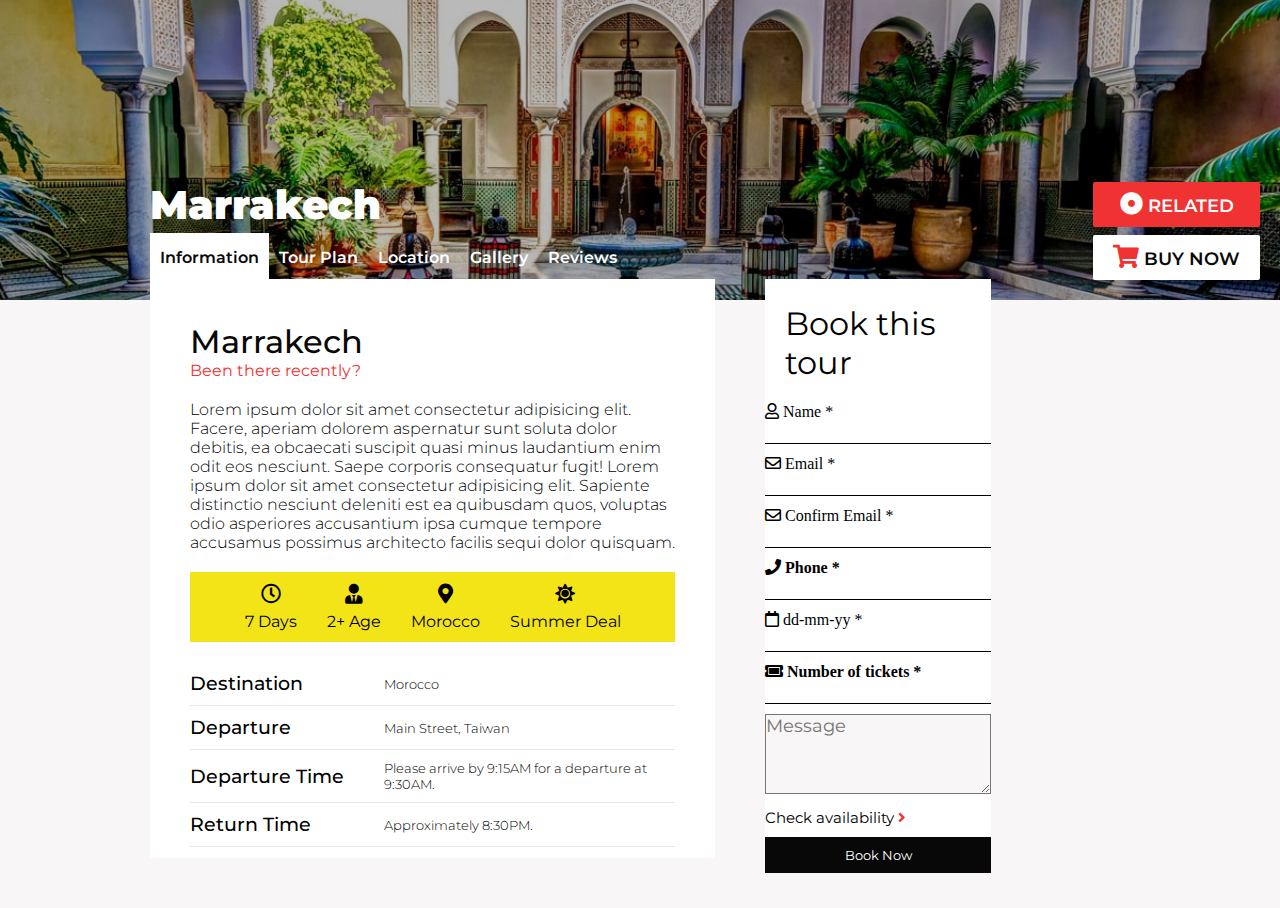
<file: index.html>
<!DOCTYPE html>
<html lang="en">
<head>
  <meta charset="UTF-8">
  <meta http-equiv="X-UA-Compatible" content="IE=edge">
  <meta name="viewport" content="width=device-width, initial-scale=1.0">
  <link rel="stylesheet" href="style/style.css">
  <link rel="stylesheet" href="style/responsive.css">
  <link rel="stylesheet" href="https://use.fontawesome.com/releases/v5.7.2/css/all.css">
  <title>TripWerkz</title>
</head>
<body>

  <!-- banner -->
  <section class="banner">

    <div class="banner_btn">
      <button class="related_btn" > <i class="fas fa-dot-circle"></i> RELATED</button>

      <button class="buynow_btn" ><i class="fas fa-shopping-cart"></i> BUY NOW</button>
    </div>

  </section>

  <!-- INFO & BOOKING -->
  <section class="booking_section">
    <div class="booking_title">
      <h1>Marrakech</h1>
    </div>

    <div class="container">

      <div class="booking_info">

        <div class="nav-menu">
          <ul class="menu">
            <li data-li="information" class="active">Information</li>
            <li data-li="tour-plan">Tour Plan</li>
            <li data-li="location">Location</li>
            <li data-li="gallery">Gallery</li>
            <li data-li="review">Reviews</li>
          </ul>
        </div>


        <div class="content">
          <div id="content_information" class="change information">

            <div class="content_title">
              <h1 class="title">Marrakech</h1>
              <h4 class="sub_title">Been there recently?</h4>

              <p class="info">
                Lorem ipsum dolor sit amet consectetur adipisicing elit. 
                Facere, aperiam dolorem aspernatur sunt soluta dolor debitis, 
                ea obcaecati suscipit quasi minus laudantium enim odit eos nesciunt. 
                Saepe corporis consequatur fugit! 
                Lorem ipsum dolor sit amet consectetur adipisicing elit. 
                Sapiente distinctio nesciunt deleniti est ea quibusdam quos, 
                voluptas odio asperiores accusantium ipsa cumque tempore accusamus 
                possimus architecto facilis sequi dolor quisquam.
              </p>
            </div>

            <div class="content_icon">
              <div class="icon">
                <i class="far fa-clock"></i>
                7 Days
              </div>

              <div class="icon">
                <i class="fas fa-user-tie"></i>
                2+ Age
              </div>

              <div class="icon">
                <i class="fas fa-map-marker-alt"></i>
                Morocco
              </div>

              <div class="icon">
                <i class="fas fa-sun"></i>
                Summer Deal
              </div>

            </div>

            <div class="content_info">

              <div class="Row">
                <div class="title"><h3>Destination</h3></div>
                <div class="sub_title"><h5>Morocco</h5></div>
              </div>

              <div class="Row">
                <div class="title"><h3>Departure</h3></div>
                <div class="sub_title"><h5>Main Street, Taiwan</h5></div>
              </div>

              <div class="Row">
                <div class="title"><h3>Departure Time</h3></div>
                <div class="sub_title"><h5>Please arrive by 9:15AM for a departure at 9:30AM.</h5></div>
              </div>

              <div class="Row">
                <div class="title"><h3>Return Time</h3></div>
                <div class="sub_title"><h5>Approximately 8:30PM.</h5></div>
              </div>

            </div>
          </div>

          <!-- TOUR PLANS -->
          <div id="content_tour-plan" class="change tour-plan">
            <h1>TOUR PLAN</h1>
            <p class="info">
              Lorem ipsum dolor sit amet consectetur adipisicing elit. 
              Facere, aperiam dolorem aspernatur sunt soluta dolor debitis, 
              ea obcaecati suscipit quasi minus laudantium enim odit eos nesciunt. 
              Saepe corporis consequatur fugit! 
              Lorem ipsum dolor sit amet consectetur adipisicing elit. 
              Sapiente distinctio nesciunt deleniti est ea quibusdam quos, 
              voluptas odio asperiores accusantium ipsa cumque tempore accusamus 
              possimus architecto facilis sequi dolor quisquam.
            </p>
          </div>

          <!-- LOCATION -->
          <div id="content_location" class="change location">
            <iframe src="https://www.google.com/maps/embed?pb=!1m18!1m12!1m3!1d108702.95033055132!2d-8.077893334610177!3d31.634748491694122!2m3!1f0!2f0!3f0!3m2!1i1024!2i768!4f13.1!3m3!1m2!1s0xdafee8d96179e51%3A0x5950b6534f87adb8!2sMarrakesh%2C%20Morocco!5e0!3m2!1sen!2sph!4v1616476973430!5m2!1sen!2sph" width="460" height="450" style="border:0;" allowfullscreen="" loading="lazy"></iframe>
          </div>


          <!-- GALLERY -->
          <div id="content_gallery" class="change gallery">
            <div class="galler_image">
              <h1>Djemaa El Fna</h1>
              <img src="/image/img1.svg" alt="">
            </div>

            <div class="galler_image">
              <h1>Medersa Ben Youssef</h1>
              <img src="/image/img2.svg" alt="">
            </div>

          </div>


          <!-- REVIEW -->
          <div id="content_review" class="change review">
            <div class="review">
              <div>
                <img src="image/img3.svg" alt="">
              </div>
              <div class="review_info">
                <p>
                  Travel Review: Even in a country chock full of sublime road-trip scenery, the Tizi-n'Test Pass stands out.
                </p>
                <p class="reveiw-msg">⭐⭐⭐⭐⭐ by traveler Jaime K. <br>
                  This winding mountain road heads south out of Marrakesh down to Taroudant in a dizzying array of switchbacks that may give the wobbles to those who don't like heights. The mountain scenery along the way is simply sumptuous and allows a taste of Morocco's vast and beautifully raw countryside. A road branching off the pass, just past Taliouine, is the start of the high pass into the Draa Valley. 
                </p>
              </div>
            </div>


            <div class="review">
              <div>
                <img src="image/img4.svg" alt="">
              </div>
              <div class="review_info">
                <p>
                  Built in 1565 by the Saadians, the Medersa (madrassa - Islamic school of learning) of Ben Youssef is the largest theological college in Morocco.
                </p>
                <p class="reveiw-msg">
                  ⭐⭐⭐⭐⭐ by traveler Clint W. <br>
                  The warrens of rooms (with student cells that once were home to 900 pupils) are clustered around small internal courtyards in typical Islamic architecture style, but the main internal courtyard is the real highlight here. The fine zellige tiling, stalactite ceilings, cedar-wood detailing, and Kufic inscriptions used as decoration across the courtyard's interior make this medersa one of Morocco's most beautiful buildings and a star medina attraction. 
                </p>
              </div>
            </div>
          </div>

        </div>
      </div>





      <!-- booking form -->
      <div class="booking_form">
        <h1 class="booking_title_form">
          Book this tour
        </h1>
        <form action="">
            <div class="book">
              <div class="icon"><i class="far fa-user"> Name *</i></div>
              <input class="form-control" type="text" required >
            </div>

            <div class="book">
              <div class="icon"><i class="far fa-envelope"> Email *</i></div>
              <input class="form-control" type="email"  required>
            </div>

            <div class="book">
              <div class="icon"><i class="far fa-envelope"> Confirm Email *</i></div>
              <input class="form-control" type="email" required>
            </div>

            <div class="book">
              <div class="icon"><i class="fas fa-phone"> Phone *</i></div>
              <input class="form-control" type="number"  required>
            </div>

            <div class="book">
              <div class="icon"><i class="far fa-calendar"> dd-mm-yy *</i></div>
              <input class="form-control" type="text" required>
            </div>

            <div class="book">
              <div class="icon"><i class="fas fa-ticket-alt"> Number of tickets *</i></div>
              <input class="form-control" type="text" name="name" required>
            </div>

            <textarea class="message" type="email" placeholder="Message"></textarea>

            <p class="check_availability">Check availability <i class="fas fa-angle-right" id="angle" ></i></p>

            <button class="book_btn">Book Now</button>
        </form>
      </div>

        
      </div>

    </div>
    <div class="toggle">
      <div class="top_line"></div>
      <div class="bottom_line"></div>
    </div>
  </section>

  <script src="js/main.js"></script>
  <script>
    const booking_form = document.querySelector('.booking_form');
    document.querySelector('.toggle').onclick = function(){
      this.classList.toggle('active')
      booking_form.classList.toggle('active');
    }
  </script>
  
</body>
</html>
</file>
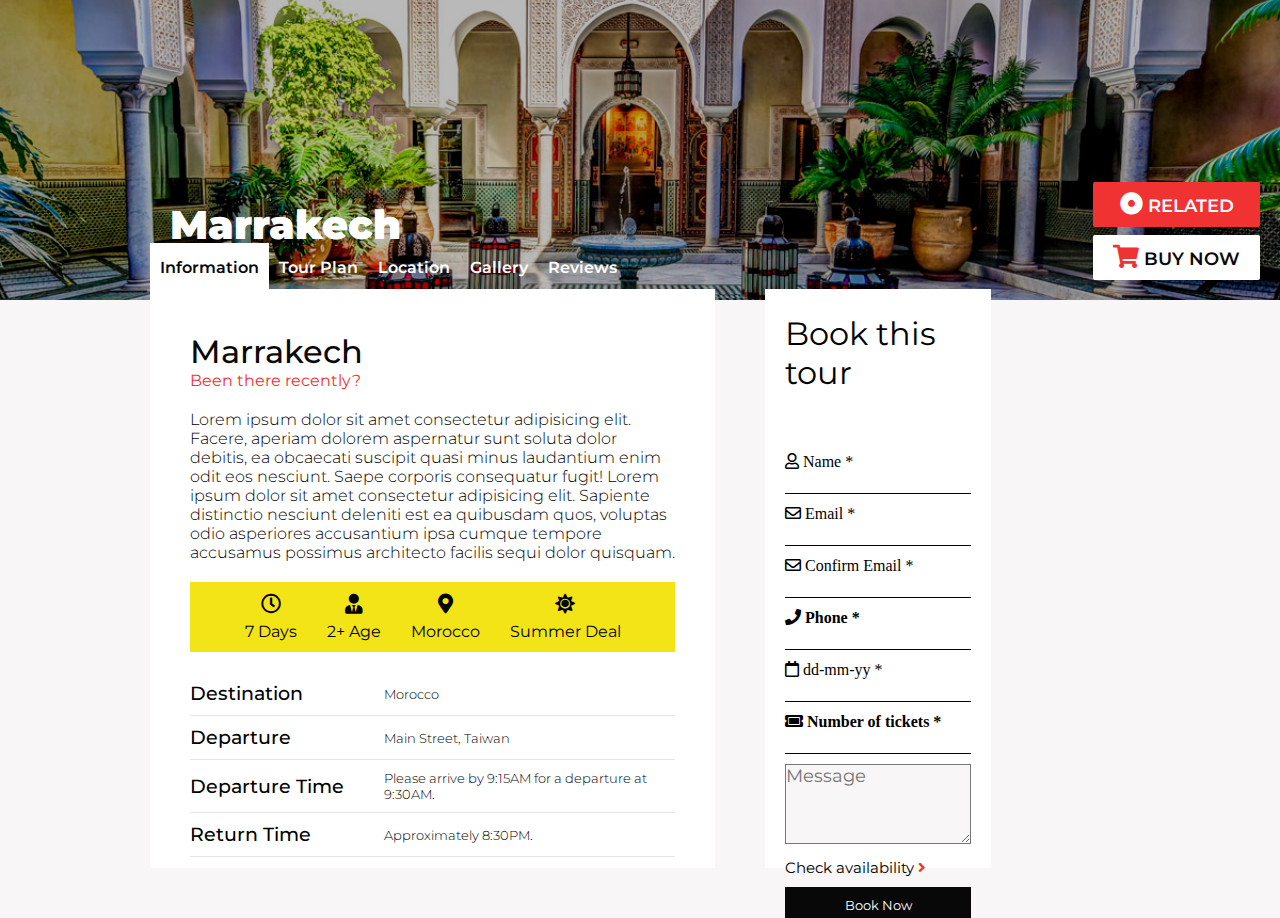
<file: MARRAKECH/index.html>
<!DOCTYPE html>
<html lang="en">
<head>
  <meta charset="UTF-8">
  <meta http-equiv="X-UA-Compatible" content="IE=edge">
  <meta name="viewport" content="width=device-width, initial-scale=1.0">
  <link rel="stylesheet" href="style/style.css">
  <link rel="stylesheet" href="style/responsive.css">
  <link rel="stylesheet" href="https://use.fontawesome.com/releases/v5.7.2/css/all.css">
  <title>TripWerkz</title>
</head>
<body>

  <!-- banner -->
  <section class="banner">

    <div class="banner_btn">
      <button class="related_btn" > <i class="fas fa-dot-circle"></i> RELATED</button>

      <button class="buynow_btn" ><i class="fas fa-shopping-cart"></i> BUY NOW</button>
    </div>

  </section>

  <!-- INFO & BOOKING -->
  <section class="booking_section">
    <div class="booking_title">
      <h1>Marrakech</h1>
    </div>

    <div class="container">

      <div class="booking_info">

        <div class="nav-menu">
          <ul class="menu">
            <li data-li="information" class="active">Information</li>
            <li data-li="tour-plan">Tour Plan</li>
            <li data-li="location">Location</li>
            <li data-li="gallery">Gallery</li>
            <li data-li="review">Reviews</li>
          </ul>
        </div>


        <div class="content">
          <div id="content_information" class="change information">

            <div class="content_title">
              <h1 class="title">Marrakech</h1>
              <h4 class="sub_title">Been there recently?</h4>

              <p class="info">
                Lorem ipsum dolor sit amet consectetur adipisicing elit. 
                Facere, aperiam dolorem aspernatur sunt soluta dolor debitis, 
                ea obcaecati suscipit quasi minus laudantium enim odit eos nesciunt. 
                Saepe corporis consequatur fugit! 
                Lorem ipsum dolor sit amet consectetur adipisicing elit. 
                Sapiente distinctio nesciunt deleniti est ea quibusdam quos, 
                voluptas odio asperiores accusantium ipsa cumque tempore accusamus 
                possimus architecto facilis sequi dolor quisquam.
              </p>
            </div>

            <div class="content_icon">
              <div class="icon">
                <i class="far fa-clock"></i>
                7 Days
              </div>

              <div class="icon">
                <i class="fas fa-user-tie"></i>
                2+ Age
              </div>

              <div class="icon">
                <i class="fas fa-map-marker-alt"></i>
                Morocco
              </div>

              <div class="icon">
                <i class="fas fa-sun"></i>
                Summer Deal
              </div>

            </div>

            <div class="content_info">

              <div class="Row">
                <div class="title"><h3>Destination</h3></div>
                <div class="sub_title"><h5>Morocco</h5></div>
              </div>

              <div class="Row">
                <div class="title"><h3>Departure</h3></div>
                <div class="sub_title"><h5>Main Street, Taiwan</h5></div>
              </div>

              <div class="Row">
                <div class="title"><h3>Departure Time</h3></div>
                <div class="sub_title"><h5>Please arrive by 9:15AM for a departure at 9:30AM.</h5></div>
              </div>

              <div class="Row">
                <div class="title"><h3>Return Time</h3></div>
                <div class="sub_title"><h5>Approximately 8:30PM.</h5></div>
              </div>

            </div>
          </div>

          <!-- TOUR PLANS -->
          <div id="content_tour-plan" class="change tour-plan">
            <h1>TOUR PLAN</h1>
            <p class="info">
              Lorem ipsum dolor sit amet consectetur adipisicing elit. 
              Facere, aperiam dolorem aspernatur sunt soluta dolor debitis, 
              ea obcaecati suscipit quasi minus laudantium enim odit eos nesciunt. 
              Saepe corporis consequatur fugit! 
              Lorem ipsum dolor sit amet consectetur adipisicing elit. 
              Sapiente distinctio nesciunt deleniti est ea quibusdam quos, 
              voluptas odio asperiores accusantium ipsa cumque tempore accusamus 
              possimus architecto facilis sequi dolor quisquam.
            </p>
          </div>

          <!-- LOCATION -->
          <div id="content_location" class="change location">
            <iframe src="https://www.google.com/maps/embed?pb=!1m18!1m12!1m3!1d108702.95033055132!2d-8.077893334610177!3d31.634748491694122!2m3!1f0!2f0!3f0!3m2!1i1024!2i768!4f13.1!3m3!1m2!1s0xdafee8d96179e51%3A0x5950b6534f87adb8!2sMarrakesh%2C%20Morocco!5e0!3m2!1sen!2sph!4v1616476973430!5m2!1sen!2sph" width="460" height="450" style="border:0;" allowfullscreen="" loading="lazy"></iframe>
          </div>


          <!-- GALLERY -->
          <div id="content_gallery" class="change gallery">
            <div class="galler_image">
              <h1>Djemaa El Fna</h1>
              <img src="/image//img1.svg" alt="">
            </div>

            <div class="galler_image">
              <h1>Medersa Ben Youssef</h1>
              <img src="/image/img2.svg" alt="">
            </div>

          </div>


          <!-- REVIEW -->
          <div id="content_review" class="change review">
            <div class="review">
              <div>
                <img src="image/img3.svg" alt="">
              </div>
              <div class="review_info">
                <p>
                  Travel Review: Even in a country chock full of sublime road-trip scenery, the Tizi-n'Test Pass stands out.
                </p>
                <p class="reveiw-msg">⭐⭐⭐⭐⭐ by traveler Jaime K. <br>
                  This winding mountain road heads south out of Marrakesh down to Taroudant in a dizzying array of switchbacks that may give the wobbles to those who don't like heights. The mountain scenery along the way is simply sumptuous and allows a taste of Morocco's vast and beautifully raw countryside. A road branching off the pass, just past Taliouine, is the start of the high pass into the Draa Valley. 
                </p>
              </div>
            </div>


            <div class="review">
              <div>
                <img src="image/img4.svg" alt="">
              </div>
              <div class="review_info">
                <p>
                  Built in 1565 by the Saadians, the Medersa (madrassa - Islamic school of learning) of Ben Youssef is the largest theological college in Morocco.
                </p>
                <p class="reveiw-msg">
                  ⭐⭐⭐⭐⭐ by traveler Clint W. <br>
                  The warrens of rooms (with student cells that once were home to 900 pupils) are clustered around small internal courtyards in typical Islamic architecture style, but the main internal courtyard is the real highlight here. The fine zellige tiling, stalactite ceilings, cedar-wood detailing, and Kufic inscriptions used as decoration across the courtyard's interior make this medersa one of Morocco's most beautiful buildings and a star medina attraction. 
                </p>
              </div>
            </div>
          </div>

        </div>
      </div>





      <!-- booking form -->
      <div class="booking_form">
        <h1 class="booking_title">
          Book this tour
        </h1>
        <div class="booking_container" netlify>
        <form action="">
            <div class="book">
              <div class="icon"><i class="far fa-user"> Name *</i></div>
              <input class="form-control" type="text" required >
            </div>

            <div class="book">
              <div class="icon"><i class="far fa-envelope"> Email *</i></div>
              <input class="form-control" type="email"  required>
            </div>

            <div class="book">
              <div class="icon"><i class="far fa-envelope"> Confirm Email *</i></div>
              <input class="form-control" type="email" required>
            </div>

            <div class="book">
              <div class="icon"><i class="fas fa-phone"> Phone *</i></div>
              <input class="form-control" type="number"  required>
            </div>

            <div class="book">
              <div class="icon"><i class="far fa-calendar"> dd-mm-yy *</i></div>
              <input class="form-control" type="text" required>
            </div>

            <div class="book">
              <div class="icon"><i class="fas fa-ticket-alt"> Number of tickets *</i></div>
              <input class="form-control" type="text" name="name" required>
            </div>

            <textarea class="message" type="email" placeholder="Message"></textarea>

            <p class="check_availability">Check availability <i class="fas fa-angle-right" id="angle" ></i></p>

            <button class="book_btn">Book Now</button>
        </form>
      </div>

        
      </div>

    </div>
    <div class="toggle">
      <div class="top_line"></div>
      <div class="bottom_line"></div>
    </div>
  </section>

  <script src="js/main.js"></script>
  <script>
    const booking_form = document.querySelector('.booking_form');
    document.querySelector('.toggle').onclick = function(){
      this.classList.toggle('active')
      booking_form.classList.toggle('active');
    }
  </script>
  
</body>
</html>
</file>
<file: style/style.css>
@import url('https://fonts.googleapis.com/css2?family=Montserrat:wght@200;400;700;900&display=swap');

:root{
  --dark-color: #080808;
  --light-color: #ffffff;
  --red-color: #f03232;
}
*{
  margin: 0;
  padding: 0;
  box-sizing: border-box;
  font-family: 'Montserrat', sans-serif;
}
body{
  
  scroll-behavior: smooth;
  background: rgba(246, 244, 244, 0.81);
}


.banner{
  background: rgba(0, 0, 0, 0.274) url(../image//banner.jpg);
  background-blend-mode: darken;
  width: 100%;
  height: 300px;
  background-position: center;
  background-repeat: no-repeat;
  background-size: cover;
  margin-bottom: -120px;
  position: relative;
}



.banner_btn{
  display: flex;
  flex-direction: column;
  position: absolute;
  right: 0;
  bottom: 0;
  margin: 20px;
  z-index: 999;
}

.related_btn{
  background: var(--red-color);
  color: var(--light-color);
  font-size: 18px;
  padding: 10px 20px;
  border-radius: 2px;
  font-weight: 600;
  border: none;
  margin-bottom: 8px;
  cursor: pointer;
}
.related_btn i{
  color: var(--light-color);
  font-size: 23px;
}

.buynow_btn{
  background: var(--light-color);
  color: var(--dark-color);
  font-size: 18px;
  padding: 10px 20px;
  border-radius: 2px;
  font-weight: 600;
  border: none;
  cursor: pointer;
}
.buynow_btn i{
  color: var(--red-color);
  font-size: 23px;
}


.booking_section{
  position: absolute;
  width: 100%;
  padding-left: 150px;
  padding-bottom: 50px;
  overflow: hidden;
}

.container{
  display: flex;
}
.booking_title h1{
  color: var(--light-color);
  font-weight: 900;
  font-size: 40px;
  margin-bottom: 50px;
}

.booking_info{
  width: 50%;
  height: 579px;
  margin-right: 50px;
  background: var(--light-color);
}


.nav-menu{
  background: transparent;
  margin-top: -46px;
}
.nav-menu .menu{
  display: flex;
  position: relative;
}
.nav-menu ul li.active{
  background: var(--light-color);
  color: var(--dark-color);
}

.nav-menu ul li{
  display: flex;
  justify-content: center;
  align-items: center;
  list-style: none;
  padding: 15px 10px;
  font-weight: 600;
  color: var(--light-color);
  cursor: pointer;
  z-index: 999;
}


/* INFORMATION CONTENT */
.content_title .title{
  color: var(--dark-color);
  font-weight: 500;
}
.content_title .sub_title{
  color: var(--red-color);
  font-weight: 400;
  margin-bottom: 20px;
}
.content_title .info{
  font-weight: 300;
}
.content{
  height: 100%;
  padding: 40px;
  
  overflow-y: scroll;
}
::-webkit-scrollbar-thumb{
  background: var(--dark-color);
}
::-webkit-scrollbar{
  width: 8px;
}

.content_icon{
  margin: 20px 0;
  height: 70px;
  background: rgb(243, 228, 23);
  display: flex;
  justify-content: center;
  align-items: center;
}
.content_icon .icon{
  display: flex;
  flex-direction: column;
  justify-content: center;
  align-items: center;
  text-align: center;
  margin: 0 15px;
}
.content_icon i{
  font-size: 20px;
  margin-bottom: 8px;
}


.Row{
  width: 100%;
  display: flex;
  justify-content: space-between;
  align-items: center;
  padding: 10px 0;
  border-bottom: 1px solid rgb(235, 228, 228);
}
.content_info .title{
  width: 40%;
}
.content_info .sub_title{
  width: 60%;
}
.content_info .title h3{
  font-weight: 500;
}
.content_info .sub_title h5{
  font-weight: 300;
}


.review{
  margin-bottom: 50px;
}
#content_review .reveiw-msg{
  color: #908e8e;
  margin-top: 10px;
}

#content_tour-plan, #content_location, #content_gallery,#content_review{
  display: none;
}
.galler_image img{
  object-fit: contain;
}




.booking_form{
  width: 20%;
  height: 579px;
  background: var(--light-color);
  display: flex;
  flex-direction: column;
  align-items: center;
  padding-top: 5px;
  position: relative;
}
.booking_form.active{
  display: block;
  right: 50px;
  z-index: 999;
  width: 60%;
  margin-top: -120px;
  position: fixed;
  box-shadow: -2px 3px 4px rgba(0, 0, 0, 0.25);
}

.booking_container form{
  padding: 20px;
}
.booking_title_form{
  font-weight: 400;
  padding: 20px;
}
.book{
  padding-bottom: 10px;
}
.form-control{
  width: 100%;
  border: none;
  outline: none;
  font-size: 18px;
  border-bottom: 1px solid #000;
}
.message{
  background: rgba(246, 244, 244, 0.81);
  width: 100%;
  height: 80px;
  font-size: 18px;
}
.check_availability{
  font-size: 15px;
  padding: 10px 0;
}
#angle{
  color: var(--red-color);
}

.book_btn{
  width: 100%;
  background: var(--dark-color);
  color: var(--light-color);
  padding: 10px 0;
  border: none;
  cursor: pointer;
}




.toggle{
  position: absolute;
  top: calc(50% - 20px);
  right: -10px;
  font-size: 50px;
  cursor: pointer;
  color: var(--red-color);
  /* box-shadow: 0px 1px 4px 1px rgba(0, 0, 0, 0.25); */
  display: none;
}
.toggle::before{
  content: '<';
  color: var(--red-color);
  font-size: 30px;
  font-weight: 900;
  position: absolute;
  left: 11px;
  top: 15px;
}
.toggle.active::before{
  content: '>';
}

.top_line{
  position: absolute;
  right: 30px;
  top: -90px;
  width: 2px;
  background: var(--red-color);
  height: 80px;
}

.bottom_line{
  position: absolute;
  right: 30px;
  bottom: -90px;
  width: 2px;
  background: var(--red-color);
  height: 80px;
}
</file>
<file: style/responsive.css>
@media (max-width: 1115px){
.booking_section{
  padding-left: 50px;
}
.banner{
  margin-bottom: -150px;
}
.banner_btn{
  left: 0;
  top: 0;
  width: 180px;
}
.booking_info{
  width: 65%;
}
.booking_form{
  width: 25%;
}
}


@media (max-width: 795px){
  .booking_section{
    padding-left: 0px;
  }
  .booking_info{
    width: 90%;
  }
  .booking_form{
    display: none;
  }
  .toggle{
    display: block;
    position: fixed;
  }

  .nav-menu ul li{
    font-size: 13px;
    padding: 16px 4px;
  }

  .content .content_icon{
    margin: 15px -40px;
  }
  .booking_title{
    margin-bottom: 25px;
  }
  .booking_container form{
    padding: 0 20px;
  }
  .content_info{
    margin: 10px -30px;
  }

  }
</file>
<file: MARRAKECH/style/style.css>
@import url('https://fonts.googleapis.com/css2?family=Montserrat:wght@200;400;700;900&display=swap');

:root{
  --dark-color: #080808;
  --light-color: #ffffff;
  --red-color: #f03232;
}
*{
  margin: 0;
  padding: 0;
  box-sizing: border-box;
  font-family: 'Montserrat', sans-serif;
}
body{
  
  scroll-behavior: smooth;
  background: rgba(246, 244, 244, 0.81);
}


.banner{
  background: rgba(0, 0, 0, 0.274) url(../image//banner.jpg);
  background-blend-mode: darken;
  width: 100%;
  height: 300px;
  background-position: center;
  background-repeat: no-repeat;
  background-size: cover;
  margin-bottom: -120px;
  position: relative;
}



.banner_btn{
  display: flex;
  flex-direction: column;
  position: absolute;
  right: 0;
  bottom: 0;
  margin: 20px;
  z-index: 999;
}

.related_btn{
  background: var(--red-color);
  color: var(--light-color);
  font-size: 18px;
  padding: 10px 20px;
  border-radius: 2px;
  font-weight: 600;
  border: none;
  margin-bottom: 8px;
  cursor: pointer;
}
.related_btn i{
  color: var(--light-color);
  font-size: 23px;
}

.buynow_btn{
  background: var(--light-color);
  color: var(--dark-color);
  font-size: 18px;
  padding: 10px 20px;
  border-radius: 2px;
  font-weight: 600;
  border: none;
  cursor: pointer;
}
.buynow_btn i{
  color: var(--red-color);
  font-size: 23px;
}


.booking_section{
  position: absolute;
  width: 100%;
  padding-left: 150px;
  padding-bottom: 50px;
  overflow: hidden;
}

.container{
  display: flex;
}
.booking_title h1{
  color: var(--light-color);
  font-weight: 900;
  font-size: 40px;
}

.booking_info{
  width: 50%;
  height: 579px;
  margin-right: 50px;
  background: var(--light-color);
}


.nav-menu{
  background: transparent;
  margin-top: -46px;
}
.nav-menu .menu{
  display: flex;
  position: relative;
}
.nav-menu ul li.active{
  background: var(--light-color);
  color: var(--dark-color);
}

.nav-menu ul li{
  display: flex;
  justify-content: center;
  align-items: center;
  list-style: none;
  padding: 15px 10px;
  font-weight: 600;
  color: var(--light-color);
  cursor: pointer;
  z-index: 999;
}


/* INFORMATION CONTENT */
.content_title .title{
  color: var(--dark-color);
  font-weight: 500;
}
.content_title .sub_title{
  color: var(--red-color);
  font-weight: 400;
  margin-bottom: 20px;
}
.content_title .info{
  font-weight: 300;
}
.content{
  height: 100%;
  padding: 40px;
  overflow: hidden;
  overflow-y: scroll;
}
::-webkit-scrollbar-thumb{
  background: var(--dark-color);
}
::-webkit-scrollbar{
  width: 8px;
}

.content_icon{
  margin: 20px 0;
  height: 70px;
  background: rgb(243, 228, 23);
  display: flex;
  justify-content: center;
  align-items: center;
}
.content_icon .icon{
  display: flex;
  flex-direction: column;
  justify-content: center;
  align-items: center;
  text-align: center;
  margin: 0 15px;
}
.content_icon i{
  font-size: 20px;
  margin-bottom: 8px;
}


.Row{
  width: 100%;
  display: flex;
  justify-content: space-between;
  align-items: center;
  padding: 10px 0;
  border-bottom: 1px solid rgb(235, 228, 228);
}
.content_info .title{
  width: 40%;
}
.content_info .sub_title{
  width: 60%;
}
.content_info .title h3{
  font-weight: 500;
}
.content_info .sub_title h5{
  font-weight: 300;
}


.review{
  margin-bottom: 50px;
}
#content_review .reveiw-msg{
  color: #908e8e;
  margin-top: 10px;
}

#content_tour-plan, #content_location, #content_gallery,#content_review{
  display: none;
}




.booking_form{
  width: 20%;
  height: 579px;
  background: var(--light-color);
  display: flex;
  flex-direction: column;
  align-items: center;
  padding-top: 5px;
  position: relative;
}
.booking_form.active{
  display: block;
  right: 50px;
  z-index: 999;
  width: 50%;
  margin-top: -150px;
  position: fixed;
  box-shadow: -2px 3px 4px rgba(0, 0, 0, 0.25);
}

.booking_container form{
  padding: 20px;
}
.booking_title{
  font-weight: 400;
  margin-bottom: 20px;
  padding: 20px;
}
.book{
  padding-bottom: 10px;
}
.form-control{
  width: 100%;
  border: none;
  outline: none;
  font-size: 18px;
  border-bottom: 1px solid #000;
}
.message{
  background: rgba(246, 244, 244, 0.81);
  width: 100%;
  height: 80px;
  font-size: 18px;
}
.check_availability{
  font-size: 15px;
  padding: 10px 0;
}
#angle{
  color: var(--red-color);
}

.book_btn{
  width: 100%;
  background: var(--dark-color);
  color: var(--light-color);
  padding: 10px 0;
  border: none;
  cursor: pointer;
}




.toggle{
  position: absolute;
  top: calc(50% - 20px);
  right: -18px;
  width: 50px;
  height: 50px;
  cursor: pointer;
  background: #FFFFFF;
  box-shadow: 0px 1px 4px 1px rgba(0, 0, 0, 0.25);
  border-radius: 50%;
  display: none;
}
.toggle::before{
  content: '<';
  font-size: 30px;
  font-weight: 900;
  color: var(--dark-color);
  position: absolute;
  left: 11px;
  top: 7px;
}
.toggle.active::before{
  content: '>';
}

.top_line{
  position: absolute;
  right: 30px;
  top: -90px;
  width: 2px;
  background: var(--dark-color);
  height: 80px;
}

.bottom_line{
  position: absolute;
  right: 30px;
  bottom: -90px;
  width: 2px;
  background: var(--dark-color);
  height: 80px;
}
</file>
<file: MARRAKECH/style/responsive.css>
@media (max-width: 1115px){
.booking_section{
  padding-left: 50px;
}
.banner{
  margin-bottom: -150px;
}
.banner_btn{
  left: 0;
  top: 0;
  width: 180px;
}
.booking_info{
  width: 65%;
}
.booking_form{
  width: 25%;
}
}


@media (max-width: 795px){
  .booking_section{
    padding-left: 0px;
  }
  .booking_info{
    width: 90%;
  }
  .booking_form{
    display: none;
  }
  .toggle{
    display: block;
    position: fixed;
  }

  .nav-menu ul li{
    font-size: 13px;
    padding: 16px 4px;
  }

  .content .content_icon{
    margin: 15px -40px;
  }
  .booking_title{
    margin-bottom: 25px;
  }
  .booking_container form{
    padding: 0 20px;
  }
  .content_info{
    margin: 10px -30px;
  }

  }
</file>
